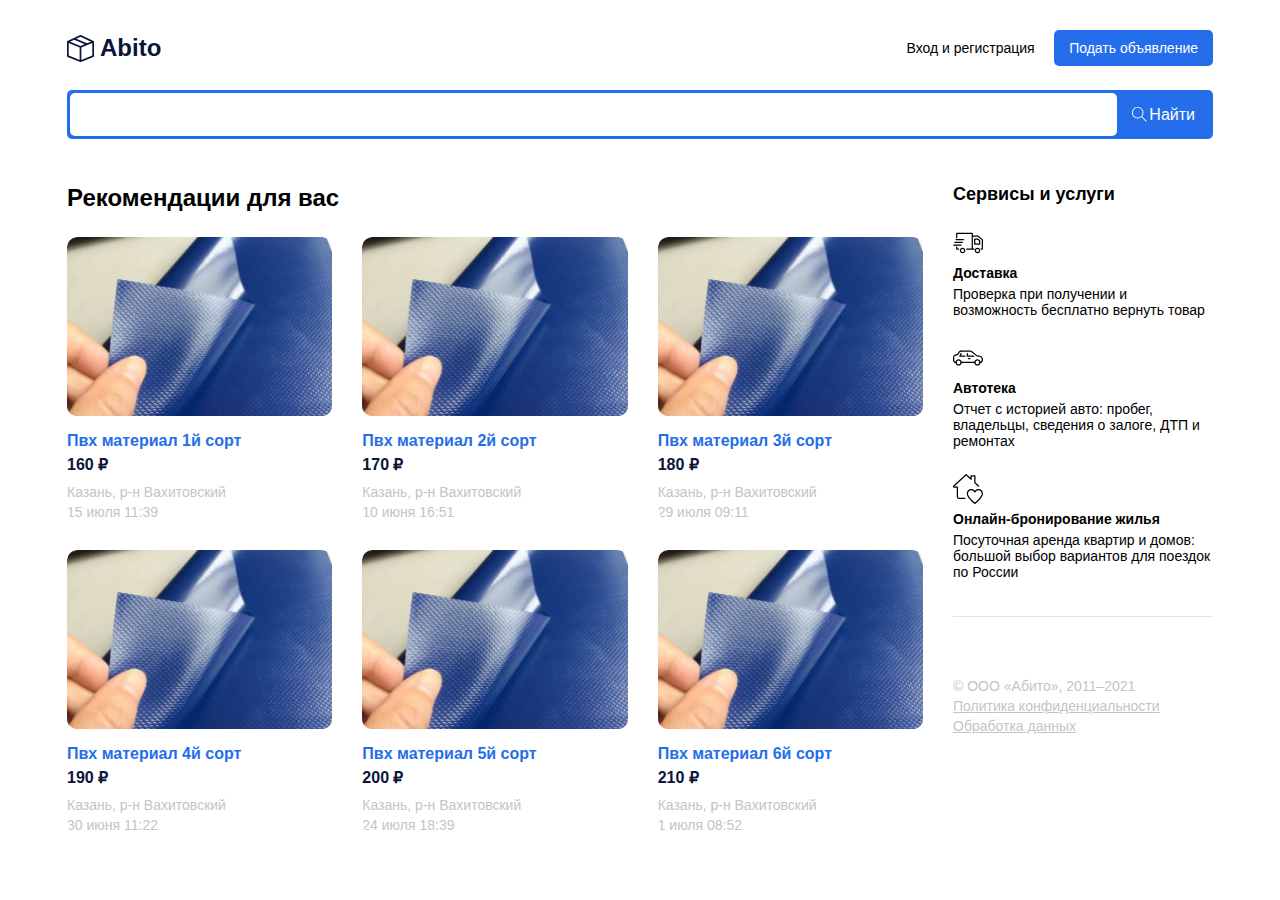
<file: index.html>
<!DOCTYPE html>
<html lang="en">

<head>
    <meta charset="UTF-8">
    <meta name="viewport" content="width=device-width, initial-scale=1.0">
    <link rel="stylesheet" href="./style.css">
    <title>Abito</title>
</head>

<body>
    <header class="header">
        <div class="container">
            <div class="header-box">

                <a href="/" class="header-logo">
                    <img src="./images/logo.svg" alt="logo">
                    <span>Abito</span>
                </a>

                <div class="header-controls">
                    <button class="btn btn-outline">Вход и регистрация</button>
                    <button class="btn btn-primary">Подать объявление</button>
                </div>

                <div class="header-burger">
                    <img src="./images/burger.svg" alt="burger">
                </div>
            </div>
        </div>
    </header>

    <main>

        <section class="search">
            <div class="container">
                <div class="search-box">
                    <input type="text">
                    <button class="btn btn-primary search-btn">
                        <img class="search-btn__icon" src="./images/search.svg" alt="search">
                        <span class="search-btn__text">Найти</span>
                    </button>
                </div>
            </div>
        </section>

        <section class="content">
            <div class="container">
                <div class="content-box">
                    <div class="content-main">
                        <h2 class="content-main__title">Рекомендации для вас</h2>

                        <div class="content-main__list">
                            <!-- <a href="/product.html" class="content-main__list-item">
                                <div class="content-main__list-item--img">
                                    <img src="./images/productImage.png" alt="product">
                                </div>
                                <h5 class="content-main__list-item--title">Пвх материал 2й сорт</h5>
                                <strong class="content-main__list-item--price">170 ₽</strong>
                                <div class="content-main__list-item--desc-box">
                                    <span class="content-main__list-item--desc">Казань, р-н Вахитовский</span>
                                    <span class="content-main__list-item--desc">10 июля 11:39</span>
                                </div>
                            </a>
                            <a href="/product.html" class="content-main__list-item">
                                <div class="content-main__list-item--img">
                                    <img src="./images/productImage.png" alt="product">
                                </div>
                                <h5 class="content-main__list-item--title">Пвх материал 2й сорт</h5>
                                <strong class="content-main__list-item--price">170 ₽</strong>
                                <div class="content-main__list-item--desc-box">
                                    <span class="content-main__list-item--desc">Казань, р-н Вахитовский</span>
                                    <span class="content-main__list-item--desc">10 июля 11:39</span>
                                </div>
                            </a>
                            <a href="/product.html" class="content-main__list-item">
                                <div class="content-main__list-item--img">
                                    <img src="./images/productImage.png" alt="product">
                                </div>
                                <h5 class="content-main__list-item--title">Пвх материал 2й сорт</h5>
                                <strong class="content-main__list-item--price">170 ₽</strong>
                                <div class="content-main__list-item--desc-box">
                                    <span class="content-main__list-item--desc">Казань, р-н Вахитовский</span>
                                    <span class="content-main__list-item--desc">10 июля 11:39</span>
                                </div>
                            </a>
                            <a href="/product.html" class="content-main__list-item">
                                <div class="content-main__list-item--img">
                                    <img src="./images/productImage.png" alt="product">
                                </div>
                                <h5 class="content-main__list-item--title">Пвх материал 2й сорт</h5>
                                <strong class="content-main__list-item--price">170 ₽</strong>
                                <div class="content-main__list-item--desc-box">
                                    <span class="content-main__list-item--desc">Казань, р-н Вахитовский</span>
                                    <span class="content-main__list-item--desc">10 июля 11:39</span>
                                </div>
                            </a>
                            <a href="/product.html" class="content-main__list-item">
                                <div class="content-main__list-item--img">
                                    <img src="./images/productImage.png" alt="product">
                                </div>
                                <h5 class="content-main__list-item--title">Пвх материал 2й сорт</h5>
                                <strong class="content-main__list-item--price">170 ₽</strong>
                                <div class="content-main__list-item--desc-box">
                                    <span class="content-main__list-item--desc">Казань, р-н Вахитовский</span>
                                    <span class="content-main__list-item--desc">10 июля 11:39</span>
                                </div>
                            </a>
                            <a href="/product.html" class="content-main__list-item">
                                <div class="content-main__list-item--img">
                                    <img src="./images/productImage.png" alt="product">
                                </div>
                                <h5 class="content-main__list-item--title">Пвх материал 2й сорт</h5>
                                <strong class="content-main__list-item--price">170 ₽</strong>
                                <div class="content-main__list-item--desc-box">
                                    <span class="content-main__list-item--desc">Казань, р-н Вахитовский</span>
                                    <span class="content-main__list-item--desc">10 июля 11:39</span>
                                </div>
                            </a> -->
                        </div>
                    </div>
                    <div class="content-side">
                        <h3 class="content-side__title">Сервисы и услуги</h3>
                        <div class="content-side__box">

                            <div class="content-side__list">
                                <div class="content-side__list-item">
                                    <img class="content-side__list-item--img" src="./images/truck.svg" alt="delivery">
                                    <h5 class="content-side__list-item--title">Доставка</h5>
                                    <p class="content-side__list-item--text">Проверка при получении и возможность
                                        бесплатно вернуть товар</p>
                                </div>
                                <div class="content-side__list-item">
                                    <img class="content-side__list-item--img" src="./images/car.svg" alt="service">
                                    <h5 class="content-side__list-item--title">Автотека</h5>
                                    <p class="content-side__list-item--text">Отчет с историей авто: пробег, владельцы,
                                        сведения о залоге, ДТП и ремонтах</p>
                                </div>
                                <div class="content-side__list-item">
                                    <img class="content-side__list-item--img" src="./images/home.svg" alt="home">
                                    <h5 class="content-side__list-item--title">Онлайн-бронирование жилья</h5>
                                    <p class="content-side__list-item--text">Посуточная аренда квартир и домов: большой
                                        выбор вариантов для поездок по России</p>
                                </div>
                            </div>

                            <div class="content-side__footer">
                                <p class="content-side__footer--item">
                                    © ООО «Абито», 2011–2021
                                </p>
                                <a href="#" class="content-side__footer--item">
                                    Политика конфиденциальности
                                </a>
                                <a href="#" class="content-side__footer--item">
                                    Обработка данных
                                </a>
                            </div>
                        </div>
                    </div>
                </div>
            </div>
        </section>
    </main>

    <script src="./script.js" defer></script>
</body>

</html>
</file>
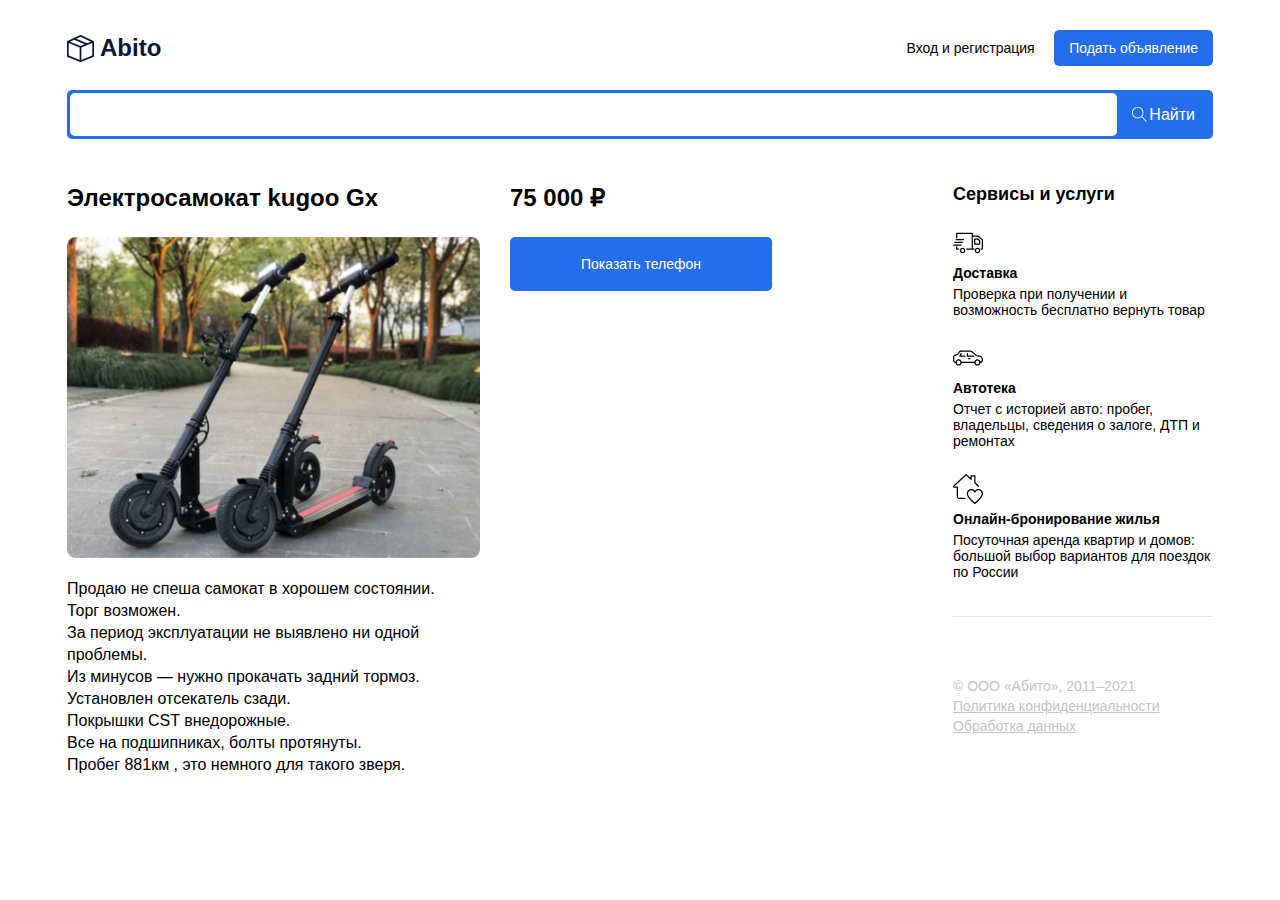
<file: product.html>
<!DOCTYPE html>
<html lang="en">

<head>
    <meta charset="UTF-8">
    <link rel="stylesheet" href="./style.css">
    <meta name="viewport" content="width=device-width, initial-scale=1.0">
    <title>Abito</title>
</head>

<body>
    <header class="header">
        <div class="container">
            <div class="header-box">
                <a href="/index.html" class="header-logo">
                    <img src="./images/logo.svg" alt="logo">
                    <span>Abito</span>
                </a>

                <div class="header-controls">
                    <button class="btn btn-outline">Вход и регистрация</button>
                    <button class="btn btn-primary">Подать объявление</button>
                </div>

                <div class="header-burger">
                    <img src="./images/burger.svg" alt="burger">
                </div>
            </div>
        </div>
    </header>

    <main>

        <section class="search">
            <div class="container">
                <div class="search-box">
                    <input type="text">
                    <button class="btn btn-primary search-btn">
                        <img class="search-btn__icon" src="./images/search.svg" alt="search">
                        <span class="search-btn__text">Найти</span>
                    </button>
                </div>
            </div>
        </section>

        <section class="content">
            <div class="container">
                <div class="content-box">
                    <div class="content-product">
                        <div class="content-product__left">
                            <h2 class="content-product__title">Электросамокат kugoo Gx</h2>
                            <img class="content-product__img" src="./images/productDetailsImage.png" alt="product">
                            <p class="content-product__text">
                                Продаю не спеша самокат в хорошем состоянии. <br>
                                Торг возможен. <br>
                                За период эксплуатации не выявлено ни одной проблемы. <br>
                                Из минусов — нужно прокачать задний тормоз. <br>
                                Установлен отсекатель сзади. <br>
                                Покрышки CST внедорожные. <br>
                                Все на подшипниках, болты протянуты. <br>
                                Пробег 881км , это немного для такого зверя.
                            </p>
                        </div>

                        <div class="content-product__right">
                            <h2 class="content-product__price">75 000 ₽</h2>
                            <button class="btn btn-primary btn-large">Показать телефон</button>
                        </div>
                    </div>
                    <div class="content-side">
                        <h3 class="content-side__title">Сервисы и услуги</h3>
                        <div class="content-side__box">

                            <div class="content-side__list">
                                <div class="content-side__list-item">
                                    <img class="content-side__list-item--img" src="./images/truck.svg" alt="delivery">
                                    <h5 class="content-side__list-item--title">Доставка</h5>
                                    <p class="content-side__list-item--text">Проверка при получении и возможность
                                        бесплатно вернуть товар</p>
                                </div>
                                <div class="content-side__list-item">
                                    <img class="content-side__list-item--img" src="./images/car.svg" alt="service">
                                    <h5 class="content-side__list-item--title">Автотека</h5>
                                    <p class="content-side__list-item--text">Отчет с историей авто: пробег, владельцы,
                                        сведения о залоге, ДТП и ремонтах</p>
                                </div>
                                <div class="content-side__list-item">
                                    <img class="content-side__list-item--img" src="./images/home.svg" alt="home">
                                    <h5 class="content-side__list-item--title">Онлайн-бронирование жилья</h5>
                                    <p class="content-side__list-item--text">Посуточная аренда квартир и домов: большой
                                        выбор вариантов для поездок по России</p>
                                </div>
                            </div>

                            <div class="content-side__footer">
                                <p class="content-side__footer--item">
                                    © ООО «Абито», 2011–2021
                                </p>
                                <a href="#" class="content-side__footer--item">
                                    Политика конфиденциальности
                                </a>
                                <a href="#" class="content-side__footer--item">
                                    Обработка данных
                                </a>
                            </div>
                        </div>
                    </div>
                </div>
            </div>
        </section>
    </main>
</body>

</html>
</file>
<file: style.css>
* {
    box-sizing: border-box;
}

body {
    margin: 0;
    font-family: sans-serif;
}

.container {
    width: 100%;
    max-width: 1170px;
    padding: 0 12px;
    margin: 0 auto;
}

.header {
    padding-top: 30px;
    padding-bottom: 24px;
}

.header-box {
    display: flex;
    justify-content: space-between;
    align-items: center;
}

.header-logo {
    display: flex;
    justify-content: flex-start;
    align-items: center;
    text-decoration: none;
}

.header-logo span {
    font-weight: 700;
    line-height: 28px;
    font-size: 24px;
    margin-left: 6px;
    text-decoration: none;
    color: rgba(10, 20, 58, 1);
}

.header-burger {
    width: 30px;
    height: 19px;
    display: none;
}

.btn {
    line-height: 16px;
    font-size: 14px;
    font-weight: 400;
    padding: 10px 15px;
    border-radius: 5px;
    border: none;
    cursor: pointer;
}

.btn-outline {
    background: transparent;
}

.btn-primary {
    color: white;
    background-color: rgba(37, 110, 235, 1);
    transition: .3s all ease;
}

.btn-primary:hover {
    background-color: rgb(25, 55, 173);
}

.search {
    margin-bottom: 45px;
}

.search-btn {
    display: flex;
    align-items: center;
    cursor: pointer;
}

.search-btn .search-btn__icon {
    width: 15px;
    height: 15px;
}

.search-btn .search-btn__text {
    margin-left: 2px;
    font-size: 16px;
    line-height: 19px;
}

.search-box {
    width: 100%;
    border-radius: 5px;
    background-color: rgba(37, 110, 235, 1);
    padding: 3px;
    display: flex;
    justify-content: space-between;
    align-items: center;
}

.search-box input {
    flex-grow: 1;
    padding: 14px 22px;
    border-radius: 5px;
    outline: none;
    border: none;
    min-width: 0;
}

.content {
    padding-bottom: 50px;
}

.content-box {
    display: flex;
    justify-content: space-between;
    align-items: flex-start;
    gap: 30px;
    height: 100%;
}

.content-main {
    flex-grow: 1;
}

.content-side {
    width: 260px;
    min-width: 260px;
}

.content-main__title {
    font-size: 24px;
    line-height: 28px;
    margin-top: 0;
    margin-bottom: 25px;
}

.content-main__list {
    display: grid;
    grid-template-columns: repeat(3, 1fr);
    gap: 30px;
}

.content-main__list-item {
    display: flex;
    flex-direction: column;
    align-items: flex-start;
    border-radius: 10px;
    overflow: hidden;
    text-decoration: none;
    width: 100%;
}

.content-main__list-item:hover .content-main__list-item--title {
    color: rgba(10, 20, 58, 1);
}

.content-main__list-item--img {
    width: 100%;
    display: flex;
}

.content-main__list-item--img img {
    width: 100%;
    height: auto;
    display: block;
}

.content-main__list-item--title {
    margin: 15px 0 5px 0;
    font-size: 16px;
    line-height: 19px;
    color: rgba(37, 110, 235, 1);
    transition: .3s all ease;
}

.content-main__list-item--price {
    color: rgba(10, 20, 58, 1);
    font-size: 16px;
    line-height: 19px;
    margin-bottom: 10px;
}

.content-main__list-item--desc-box {
    display: flex;
    flex-direction: column;
    row-gap: 4px;
}

.content-main__list-item--desc {
    font-size: 14px;
    line-height: 16px;
    color: rgba(196, 196, 196, 1);
}

.content-side {
    height: 100%;
}

.content-side__title {
    font-size: 18px;
    line-height: 21px;
    margin-top: 0;
    margin-bottom: 23px;
}

.content-side__list {
    border-bottom: 1px solid rgba(229, 229, 229, 1);
    padding-bottom: 36px;
    margin-bottom: 36px;
    display: flex;
    flex-direction: column;
    height: 100%;
    row-gap: 25px;
}

.content-side__box {
    display: flex;
    flex-direction: column;
    justify-content: space-between;
    height: 100%;
    row-gap: 25px;
}

.content-side__list-item {
    display: flex;
    flex-direction: column;
    align-items: flex-start;
}

.content-side__list-item--title {
    margin: 7px 0 5px 0;
    font-size: 14px;
    line-height: 16px;
}

.content-side__list-item--text {
    font-size: 14px;
    line-height: 16px;
    margin: 0;
}

.content-side__footer {
    display: flex;
    flex-direction: column;
    gap: 4px;
}

.content-side__footer--item {
    color: rgba(196, 196, 196, 1);
    margin: 0;
    font-size: 14px;
    line-height: 16px;
}

.content-product {
    display: flex;
    flex-grow: 1;
    gap: 30px;
}

.content-product__left {
    flex-basis: 50%;
}

.content-product__right {
    flex-basis: 50%;
}

.content-product__title,
.content-product__price {
    font-size: 24px;
    line-height: 28px;
    margin-top: 0;
    margin-bottom: 25px;
}

.content-product__img {
    width: 100%;
    height: auto;
}

.content-product__text {
    font-style: 14px;
    line-height: 22px;
}

.btn-large {
    padding: 19px 71px;
    font-size: 14px;
}

@media (max-width: 1200px) {
    .container {
        max-width: 991px;
    }

    .content-main__list {
        grid-template-columns: repeat(2, 1fr);
    }

    /* .content-main__list-item {
        width: calc((100% - 30px) / 2);
    } */
}

@media (max-width: 991px) {
    .container {
        max-width: 730px;
    }

    .content-box {
        flex-direction: column;
    }

    .content-main {
        width: 100%;
    }

    .content-side {
        width: 100%;
        min-width: none;
    }

    .content-product {
        flex-direction: column;
    }

    .content-product__left {
        flex-basis: 100%;
        width: 100%;
    }

    .content-product__right {
        flex-basis: 100%;
        width: 100%;
    }
}

@media (max-width: 768px) {
    .container {
        max-width: 100%;
    }

    .header-controls {
        display: none;
    }

    .header-burger {
        display: block;
    }

    .search-btn .search-btn__text {
        display: none;
    }
}

@media (max-width: 468px) {
    .content-main__list {
        display: grid !important;
        grid-template-columns: 1fr !important;
        gap: 20px !important;
    }

    .content-main__list-item {
        width: 100% !important;
        max-width: 100% !important;
    }
}
</file>
